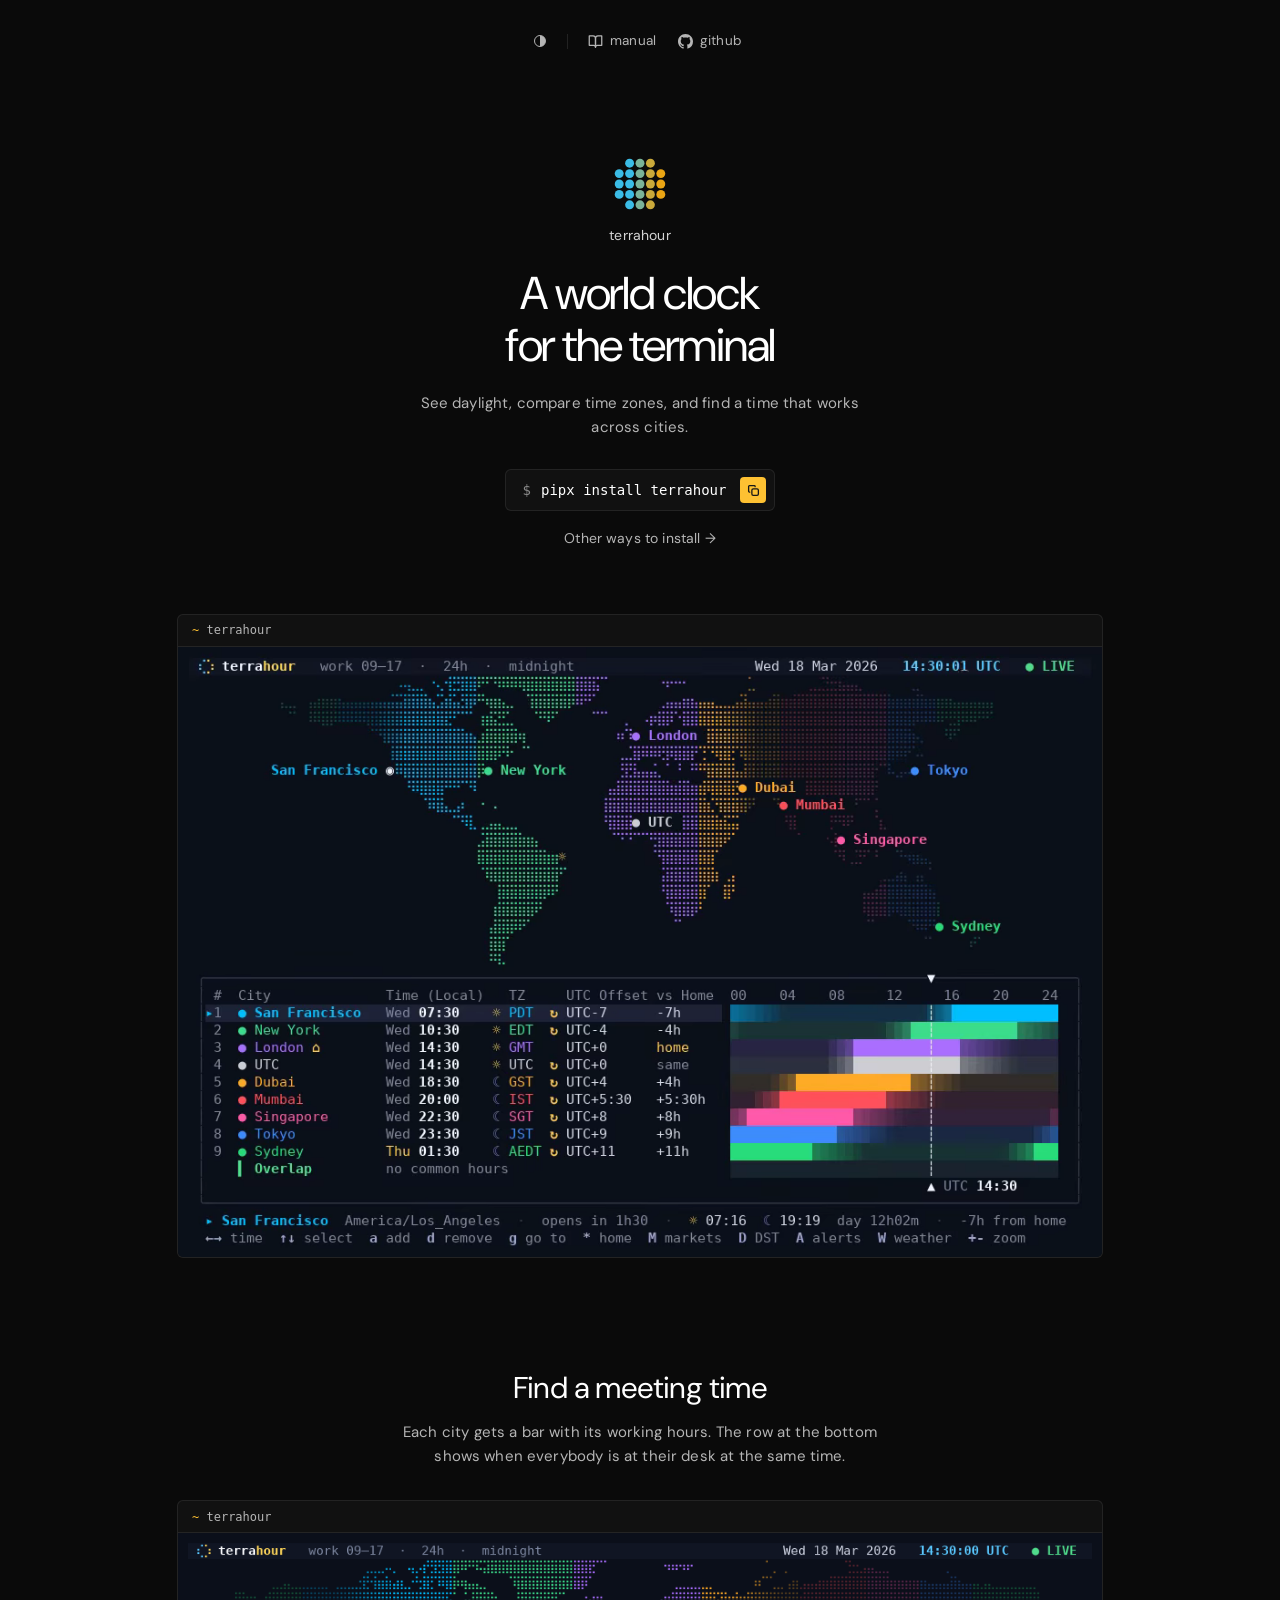
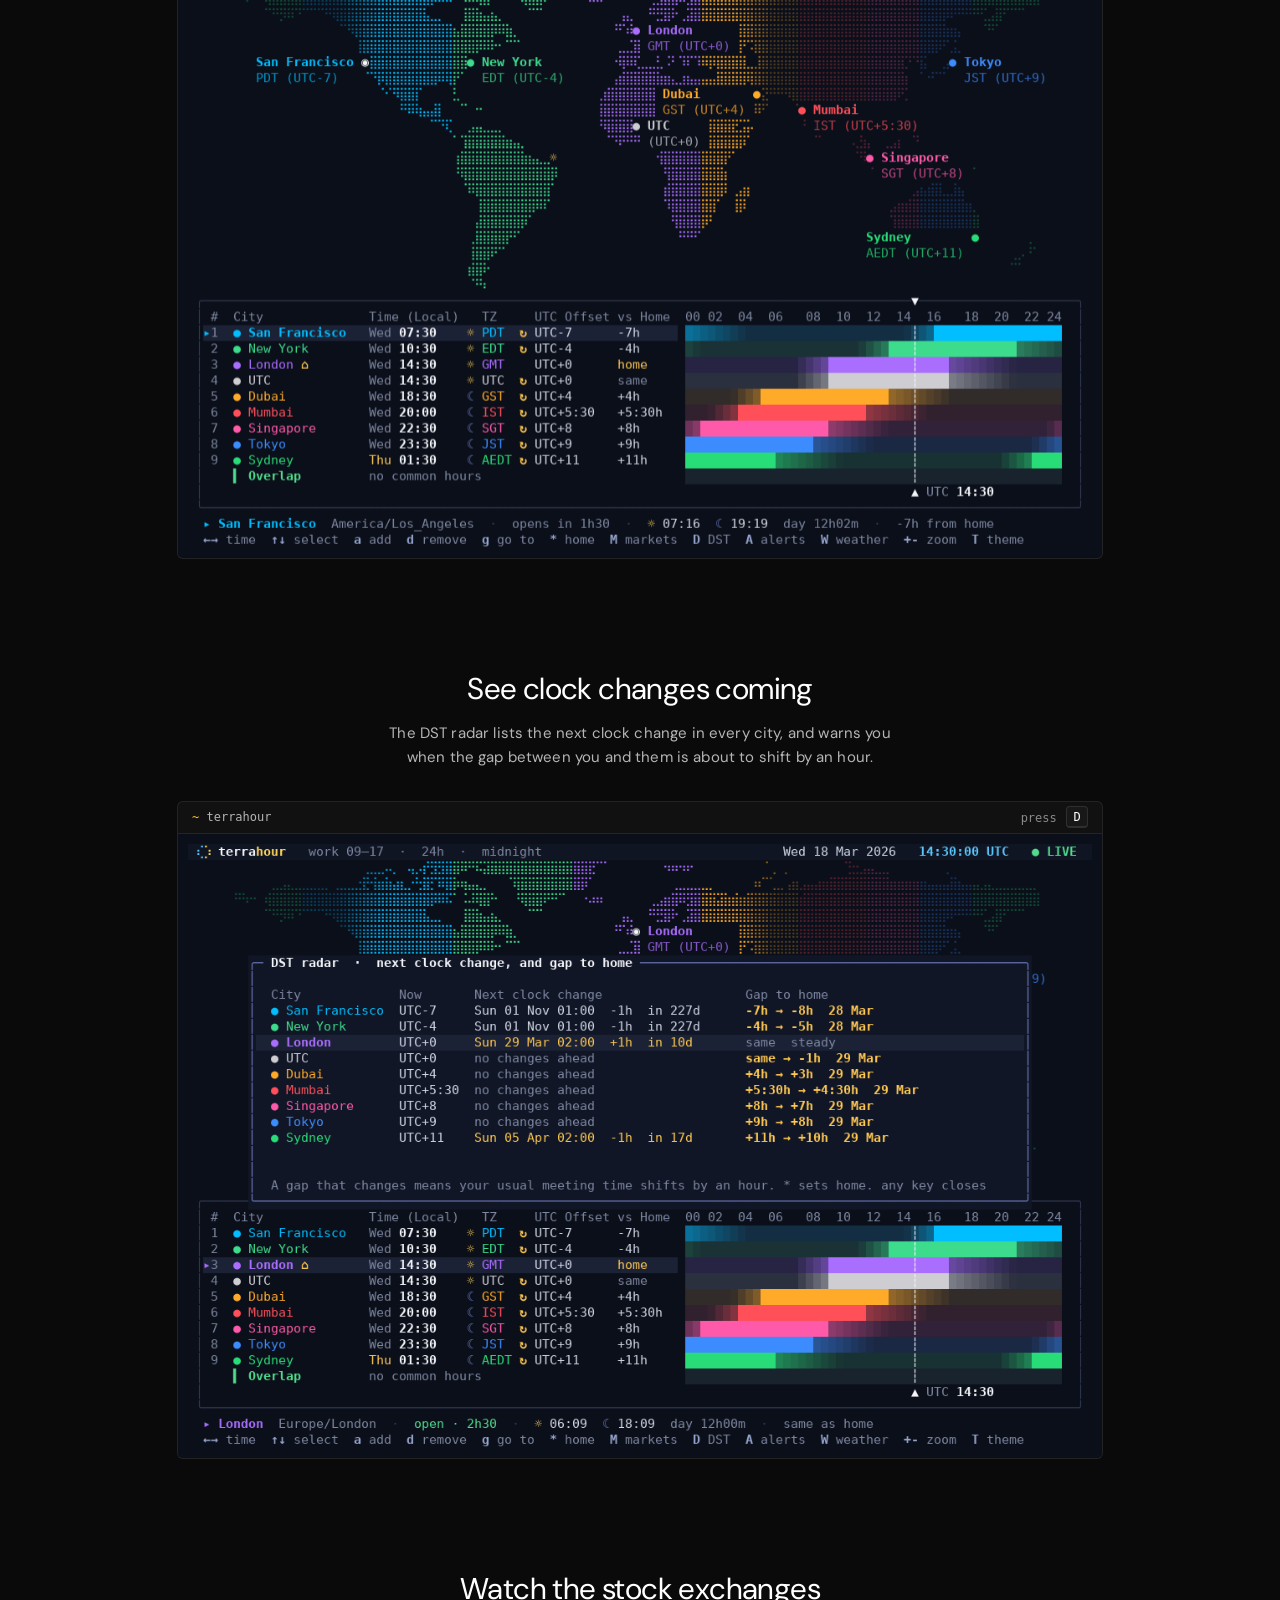
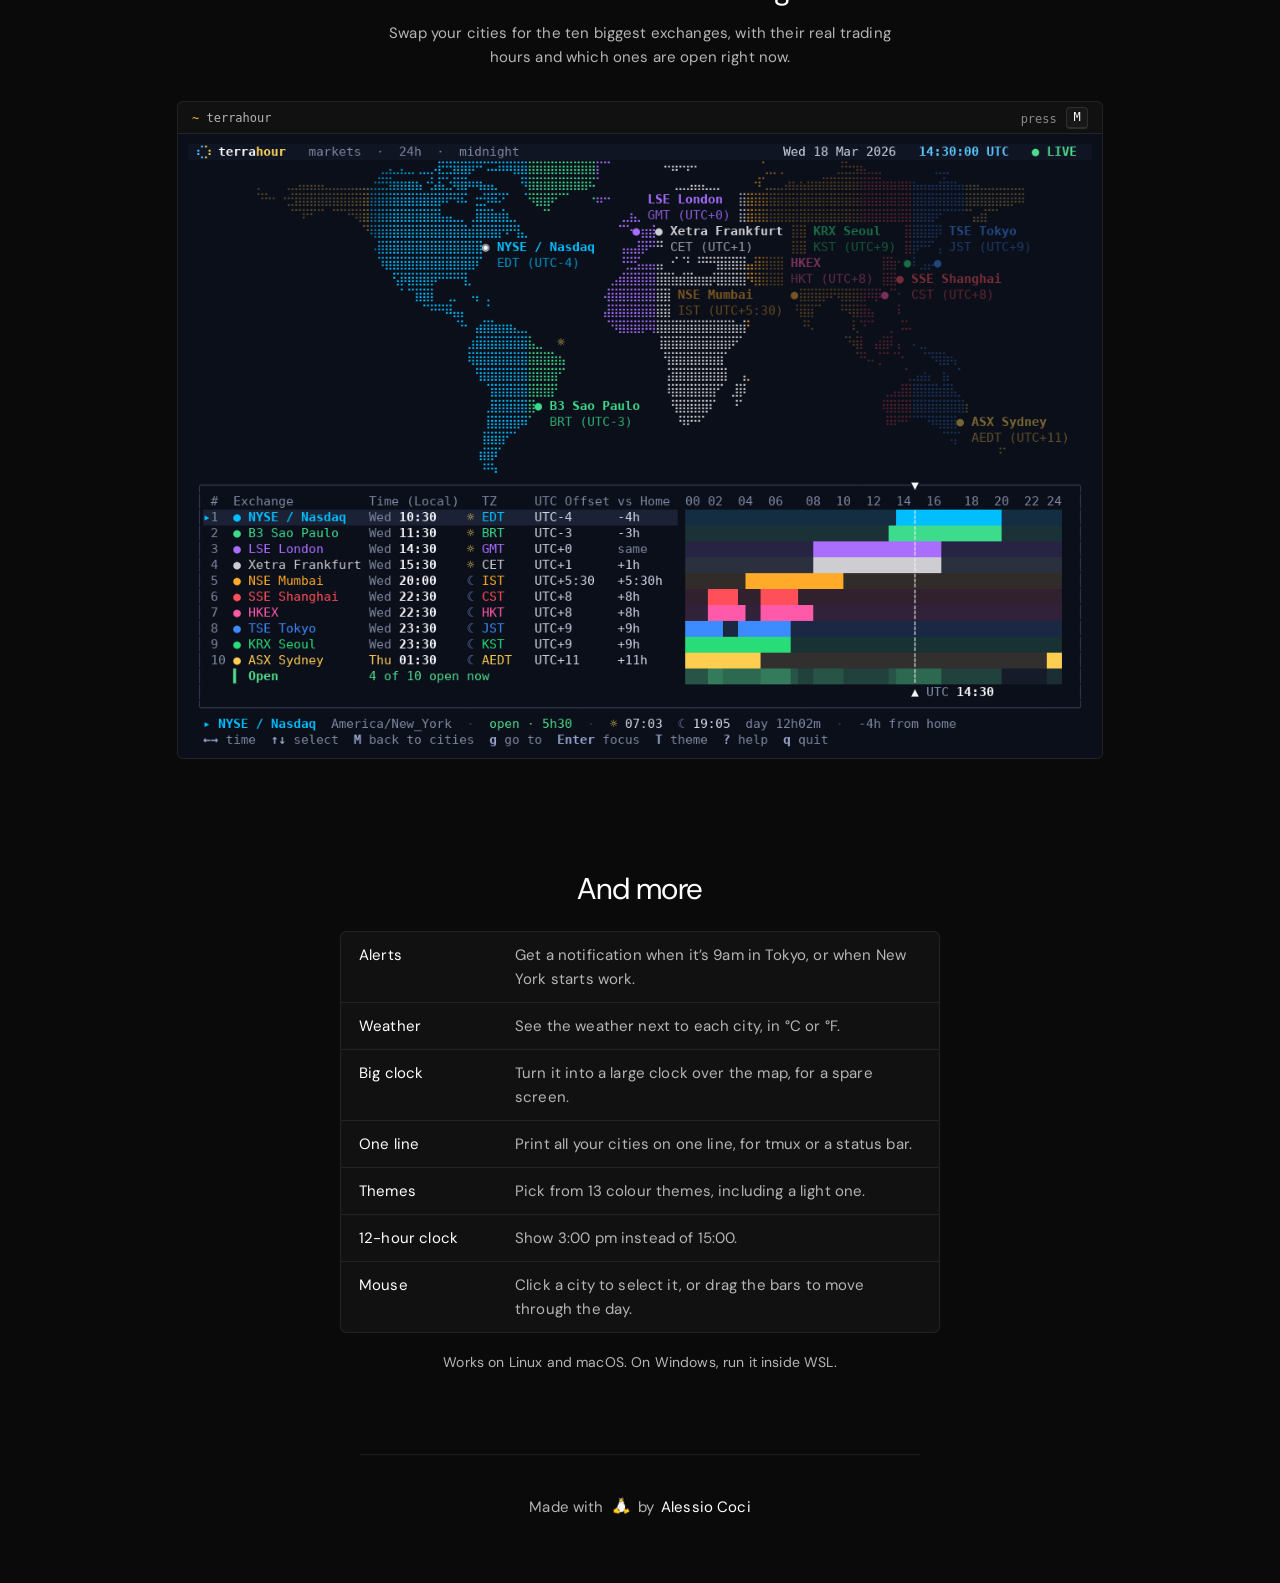
<file: site/index.html>
<!doctype html>
<html lang="en" data-theme="dark">
<head>
<meta charset="utf-8">
<meta name="viewport" content="width=device-width, initial-scale=1">
<title>terrahour: a world clock for the terminal</title>
<meta name="description" content="A world clock for the terminal: see daylight, compare time zones, and find a time that works across cities.">
<meta property="og:type" content="website">
<meta property="og:site_name" content="terrahour">
<meta property="og:title" content="terrahour: a world clock for the terminal">
<meta property="og:description" content="See daylight, compare time zones, and find a time that works across cities.">
<meta property="og:url" content="https://acoci86.github.io/terrahour/">
<meta property="og:image" content="https://acoci86.github.io/terrahour/img/main.png">
<meta property="og:image:width" content="1104">
<meta property="og:image:height" content="746">
<meta property="og:image:alt" content="terrahour in a terminal: a world map with day and night, and a table of cities with their working hours">
<meta name="twitter:card" content="summary_large_image">
<link rel="icon" type="image/svg+xml" href="favicon.svg">
<link rel="icon" type="image/png" sizes="256x256" href="favicon.png">
<link rel="apple-touch-icon" href="favicon.png">
<!-- Before anything is drawn, so a visitor who chose the light page never sees a dark flash. -->
<script>try { var t = localStorage.getItem("theme"); if (t === "light" || t === "dark") document.documentElement.setAttribute("data-theme", t); } catch (e) {}</script>
<link rel="preconnect" href="https://fonts.googleapis.com">
<link rel="preconnect" href="https://fonts.gstatic.com" crossorigin>
<link href="https://fonts.googleapis.com/css2?family=DM+Sans:wght@300..600&display=swap" rel="stylesheet">
<link rel="stylesheet" href="style.css">
</head>
<body>
<div class="top">
  <div class="pill">
    <button class="pill-btn" id="theme" type="button" aria-label="Switch between light and dark mode" title="Light / dark"><span class="theme-dot" aria-hidden="true"></span></button>
    <span class="pill-sep" aria-hidden="true"></span>
    <a class="pill-link" href="manual.html"><svg class="pill-icon" viewBox="0 0 24 24" fill="none" stroke="currentColor" stroke-width="2" stroke-linecap="round" stroke-linejoin="round" aria-hidden="true"><path d="M2 3h6a4 4 0 0 1 4 4v14a3 3 0 0 0-3-3H2z"/><path d="M22 3h-6a4 4 0 0 0-4 4v14a3 3 0 0 1 3-3h7z"/></svg>manual</a>
    <a class="pill-link" href="https://github.com/ACoci86/terrahour"><svg class="pill-icon" viewBox="0 0 16 16" fill="currentColor" aria-hidden="true"><path d="M8 0C3.58 0 0 3.58 0 8c0 3.54 2.29 6.53 5.47 7.59.4.07.55-.17.55-.38 0-.19-.01-.82-.01-1.49-2.01.37-2.53-.49-2.69-.94-.09-.23-.48-.94-.82-1.13-.28-.15-.68-.52-.01-.53.63-.01 1.08.58 1.23.82.72 1.21 1.87.87 2.33.66.07-.52.28-.87.51-1.07-1.78-.2-3.64-.89-3.64-3.95 0-.87.31-1.59.82-2.15-.08-.2-.36-1.02.08-2.12 0 0 .67-.21 2.2.82.64-.18 1.32-.27 2-.27s1.36.09 2 .27c1.53-1.04 2.2-.82 2.2-.82.44 1.1.16 1.92.08 2.12.51.56.82 1.27.82 2.15 0 3.07-1.87 3.75-3.65 3.95.29.25.54.73.54 1.48 0 1.07-.01 1.93-.01 2.2 0 .21.15.46.55.38A8.01 8.01 0 0 0 16 8c0-4.42-3.58-8-8-8z"/></svg>github</a>
    <span class="gh-stats"><a class="gh-stat" href="https://github.com/ACoci86/terrahour/stargazers" data-gh="stargazers_count" title="Stars on GitHub" hidden><svg class="gh-icon gh-star" viewBox="0 0 24 24" aria-hidden="true"><path d="M11.52 2.3a.53.53 0 0 1 .96 0l2.31 4.68a2.12 2.12 0 0 0 1.6 1.16l5.16.76a.53.53 0 0 1 .3.9l-3.74 3.64a2.12 2.12 0 0 0-.61 1.88l.88 5.14a.53.53 0 0 1-.78.56l-4.62-2.43a2.12 2.12 0 0 0-1.97 0L6.4 21.01a.53.53 0 0 1-.77-.56l.88-5.14a2.12 2.12 0 0 0-.61-1.88L2.16 9.8a.53.53 0 0 1 .3-.9l5.16-.76a2.12 2.12 0 0 0 1.6-1.16z"/></svg><span></span></a><a class="gh-stat" href="https://github.com/ACoci86/terrahour/forks" data-gh="forks_count" title="Forks on GitHub" hidden><svg class="gh-icon gh-fork" viewBox="0 0 24 24" aria-hidden="true"><circle cx="12" cy="18" r="3"/><circle cx="6" cy="6" r="3"/><circle cx="18" cy="6" r="3"/><path d="M18 9v2c0 .6-.4 1-1 1H7c-.6 0-1-.4-1-1V9"/><path d="M12 12v3"/></svg><span></span></a></span>
  </div>
</div>

<main>
  <span class="hero-icon"><img src="favicon.svg" alt="" width="46" height="46"></span>
  <p class="hero-name">terrahour</p>
  <h1 class="headline">A world clock<br>for the terminal</h1>
  <p class="hero-intro">See daylight, compare time zones, and find a time that works across cities.</p>

  <div class="install" id="install">
    <span class="prompt" aria-hidden="true">$</span>
    <code id="cmd">pipx install terrahour</code>
    <button class="chip" id="copy" type="button" aria-label="Copy the install command" title="Copy">
      <svg class="i-copy" viewBox="0 0 24 24" aria-hidden="true"><rect x="9" y="9" width="12" height="12" rx="2.5"/><path d="M5 15h-.5A1.5 1.5 0 0 1 3 13.5v-9A1.5 1.5 0 0 1 4.5 3h9A1.5 1.5 0 0 1 15 4.5V5"/></svg>
      <svg class="i-done" viewBox="0 0 24 24" aria-hidden="true"><path d="M5 12.5l4.5 4.5L19 7.5"/></svg>
    </button>
    <span class="visually-hidden" id="copied" aria-live="polite"></span>
  </div>
  <a class="more" href="manual.html#install">Other ways to install <span aria-hidden="true">→</span></a>
</main>

<figure class="shot">
  <div class="window">
    <div class="window-bar" aria-hidden="true"><span class="window-title"><span class="window-path">~</span> terrahour</span></div>
    <video id="demo" autoplay muted loop playsinline preload="auto" width="1014" height="670" poster="img/demo-poster.png"
           aria-label="terrahour in use: moving through the day, the stock exchanges, the DST radar, adding Naples, the themes, the help and the ambient clock">
      <source src="img/demo.webm" type="video/webm">
      <source src="img/demo.mp4" type="video/mp4">
    </video>
  </div>
</figure>

<section class="feature" id="meetings">
  <h2>Find a meeting time</h2>
  <p>Each city gets a bar with its working hours. The row at the bottom shows when everybody is at their desk at the same time.</p>
  <div class="window">
    <div class="window-bar" aria-hidden="true"><span class="window-title"><span class="window-path">~</span> terrahour</span></div>
    <img src="img/main.png" width="1104" height="746" loading="lazy" alt="terrahour: nine cities on the map, and a table showing each one’s working hours across the day">
  </div>
</section>

<section class="feature" id="dst">
  <h2>See clock changes coming</h2>
  <p>The DST radar lists the next clock change in every city, and warns you when the gap between you and them is about to shift by an hour.</p>
  <div class="window">
    <div class="window-bar" aria-hidden="true"><span class="window-title"><span class="window-path">~</span> terrahour</span><span class="window-key">press <kbd>D</kbd></span></div>
    <img src="img/radar.png" width="1104" height="746" loading="lazy" alt="The DST radar: each city’s next clock change and how the gap to home shifts">
  </div>
</section>

<section class="feature" id="markets">
  <h2>Watch the stock exchanges</h2>
  <p>Swap your cities for the ten biggest exchanges, with their real trading hours and which ones are open right now.</p>
  <div class="window">
    <div class="window-bar" aria-hidden="true"><span class="window-title"><span class="window-path">~</span> terrahour</span><span class="window-key">press <kbd>M</kbd></span></div>
    <img src="img/markets.png" width="1104" height="746" loading="lazy" alt="terrahour in markets mode: ten stock exchanges on the map, with their opening hours">
  </div>
</section>

<section class="also">
  <h2>And more</h2>
  <dl>
    <div><dt>Alerts</dt><dd>Get a notification when it’s 9am in Tokyo, or when New York starts work.</dd></div>
    <div><dt>Weather</dt><dd>See the weather next to each city, in °C or °F.</dd></div>
    <div><dt>Big clock</dt><dd>Turn it into a large clock over the map, for a spare screen.</dd></div>
    <div><dt>One line</dt><dd>Print all your cities on one line, for tmux or a status bar.</dd></div>
    <div><dt>Themes</dt><dd>Pick from 13 colour themes, including a light one.</dd></div>
    <div><dt>12-hour clock</dt><dd>Show 3:00 pm instead of 15:00.</dd></div>
    <div><dt>Mouse</dt><dd>Click a city to select it, or drag the bars to move through the day.</dd></div>
  </dl>
  <p>Works on Linux and macOS. On Windows, run it inside WSL.</p>
</section>

<footer class="footer">
  <div class="footer-rule" aria-hidden="true"></div>
  <p class="made">Made with <!-- Tux by Larry Ewing, made with The GIMP; drawing from Devicon (MIT). --><img class="tux" src="tux.png" width="28" height="28" alt="Linux" title="Linux"> by <a href="https://acoci.dev/">Alessio Coci</a></p>
</footer>

<script src="script.js"></script>
</body>
</html>
</file>
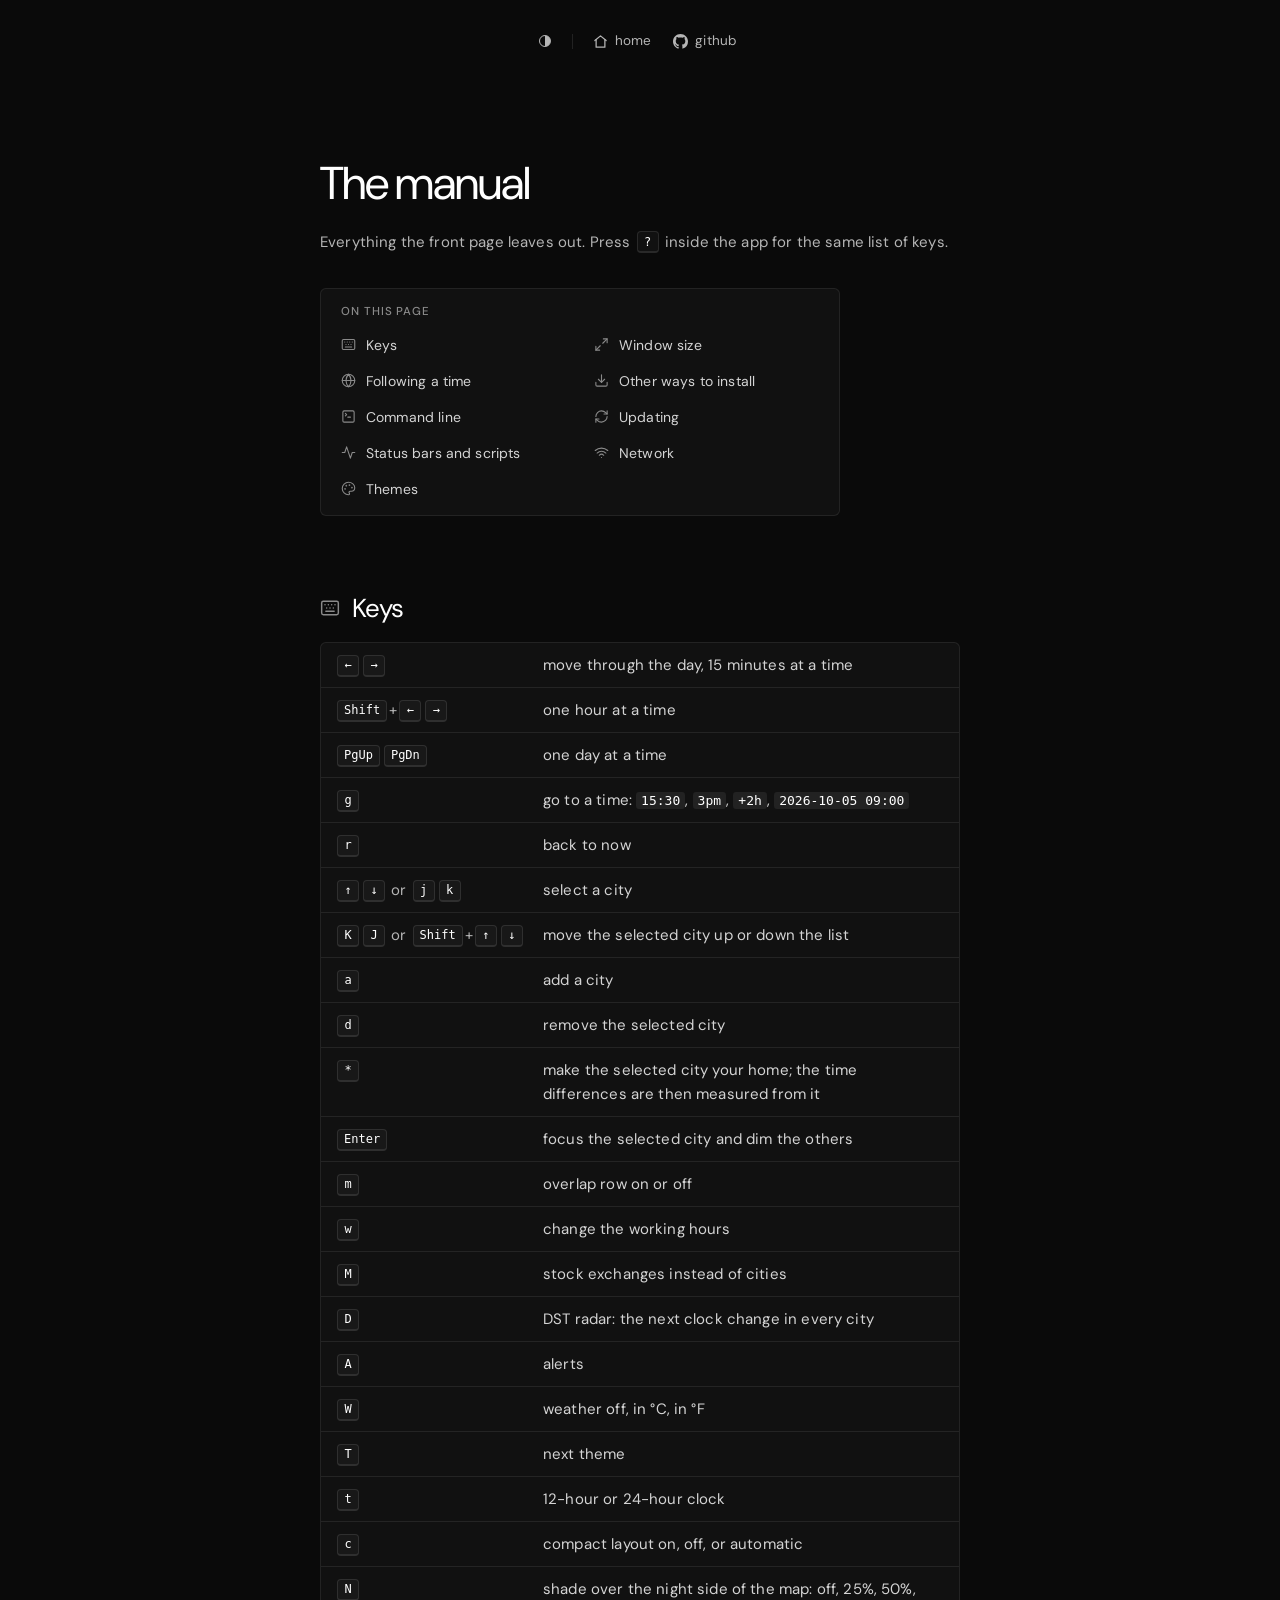
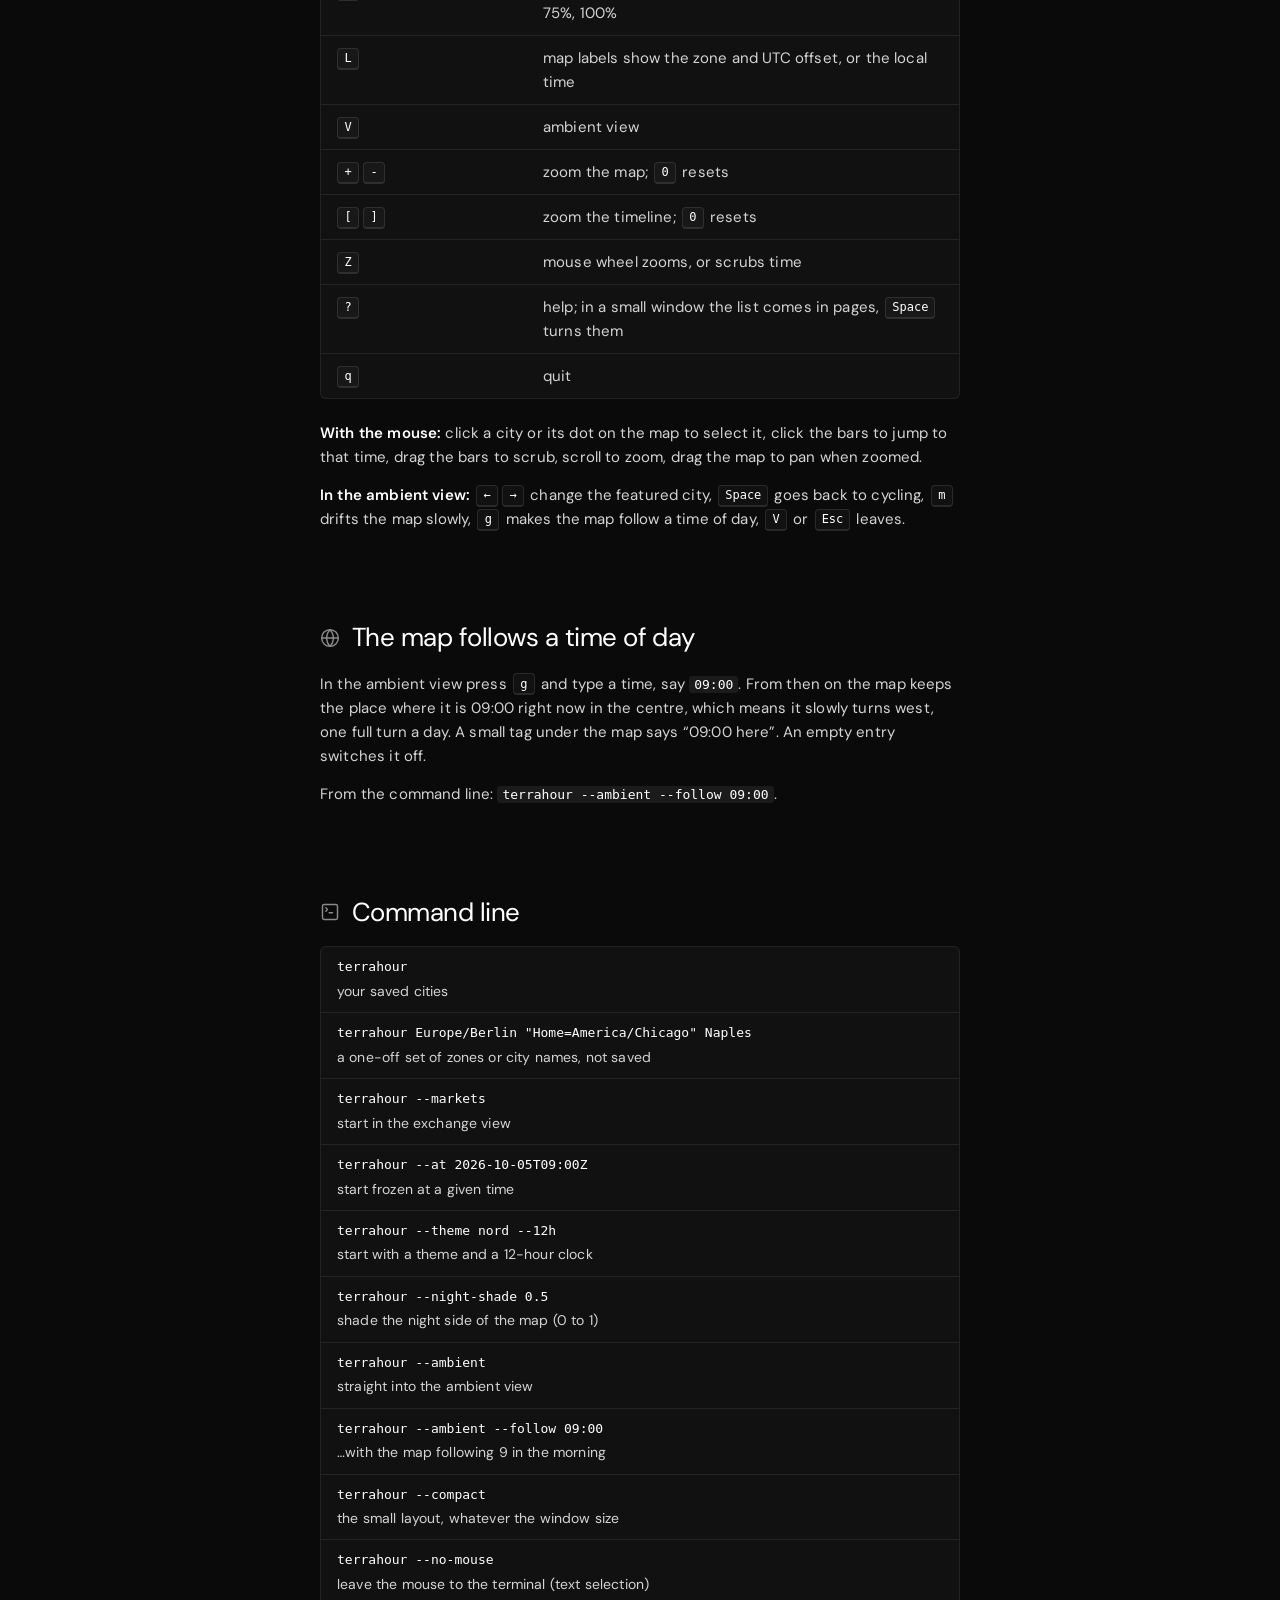
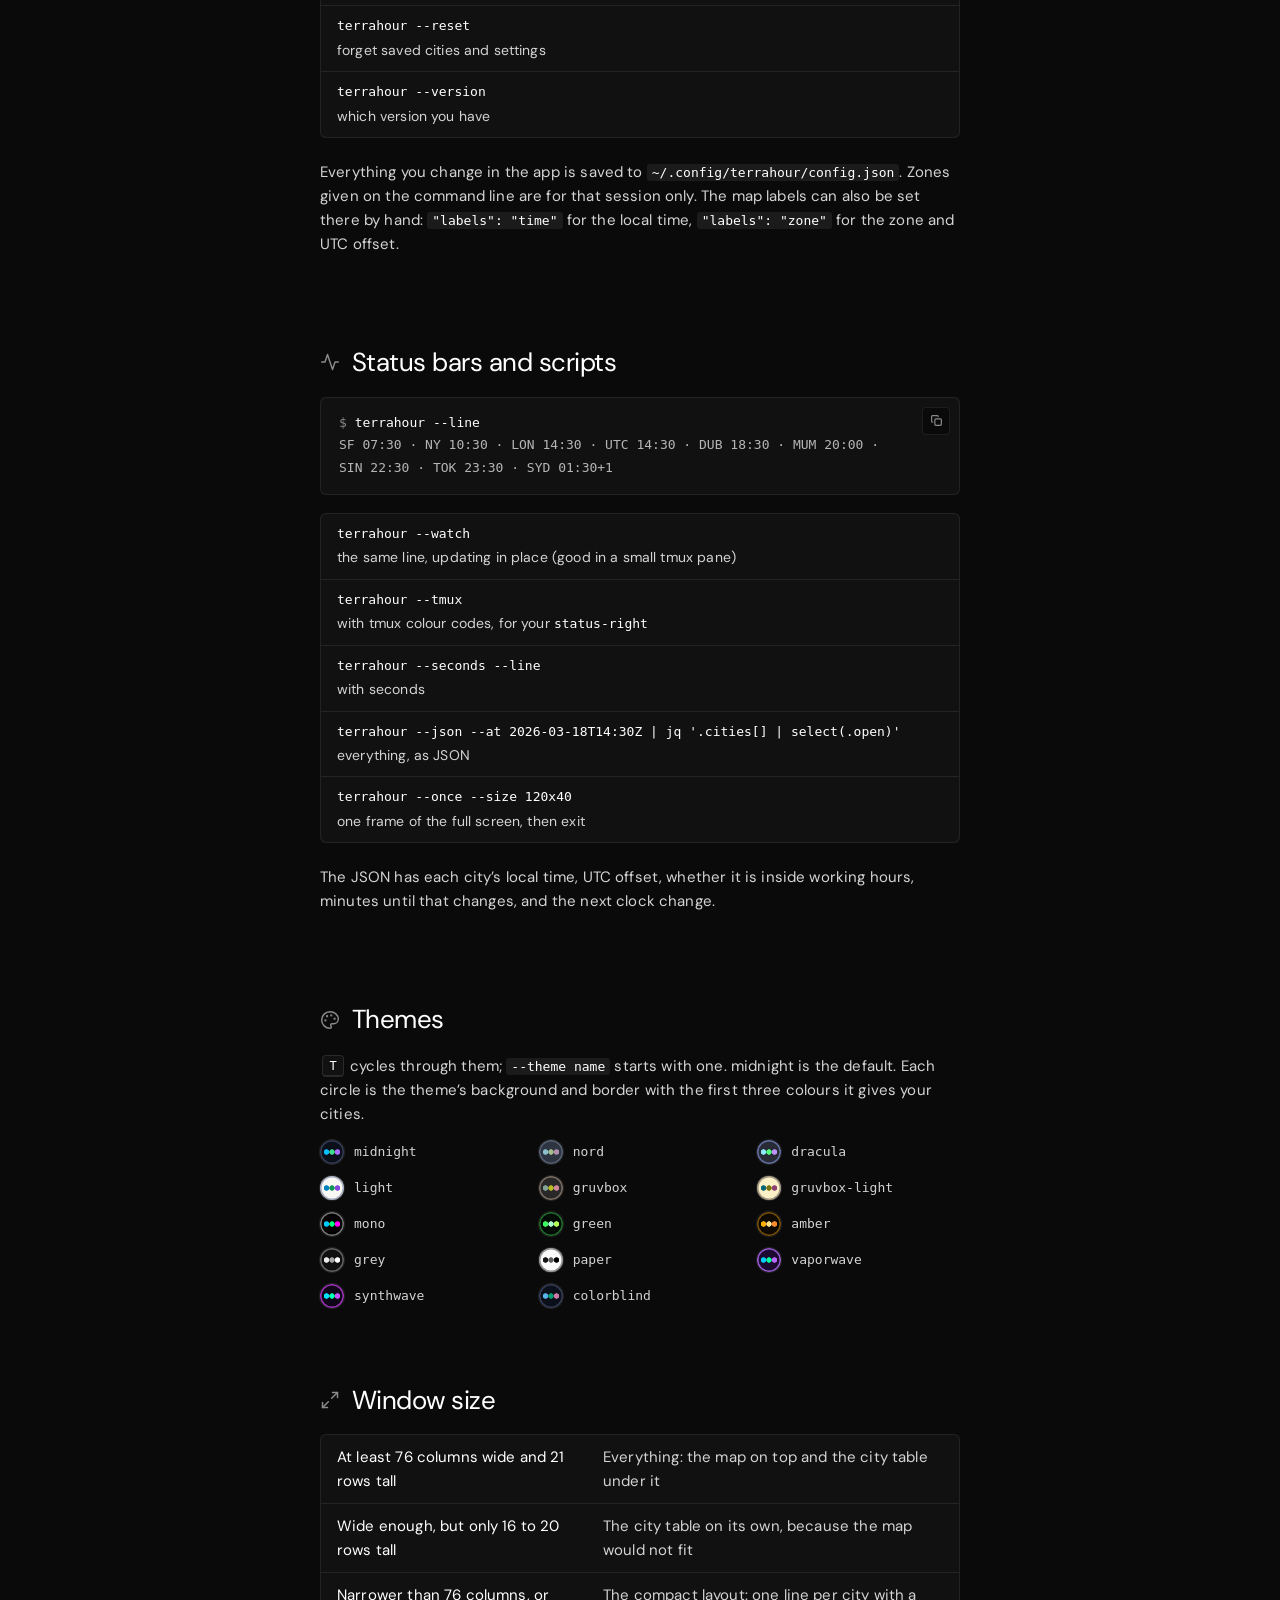
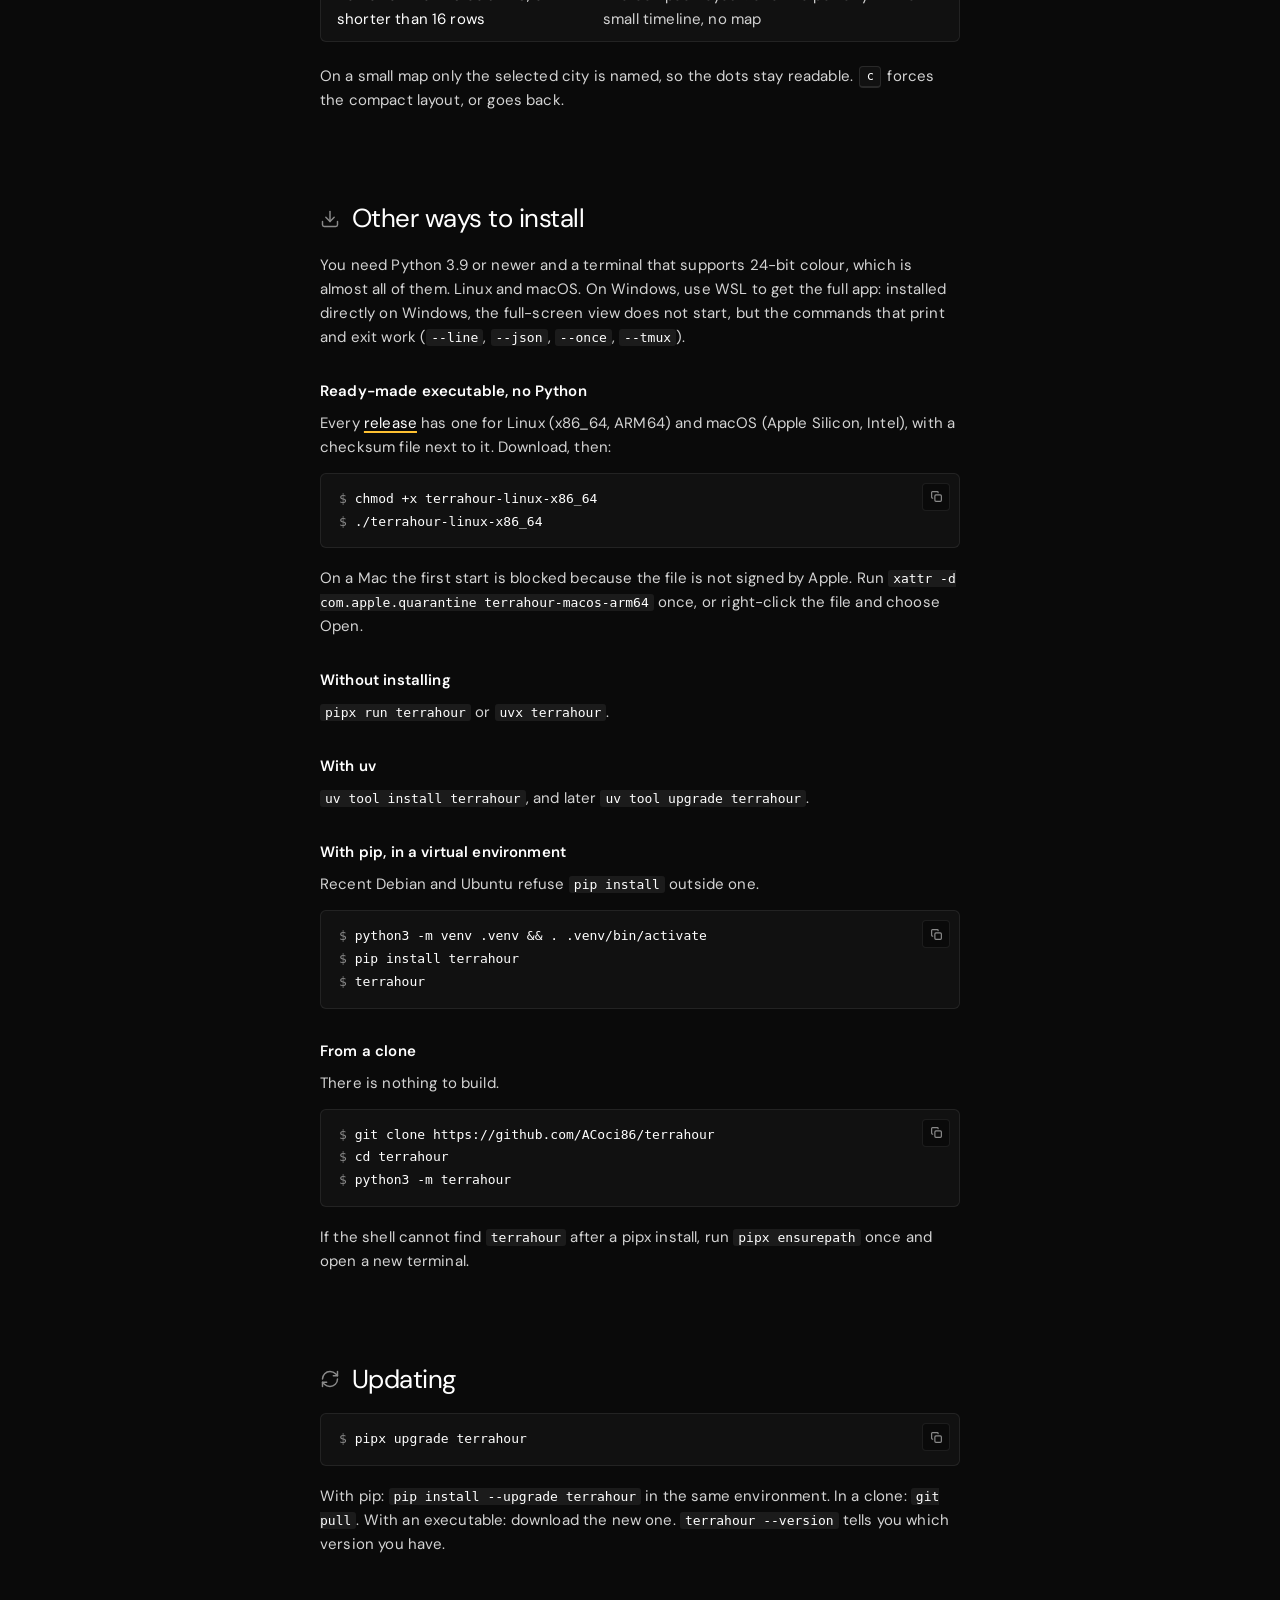
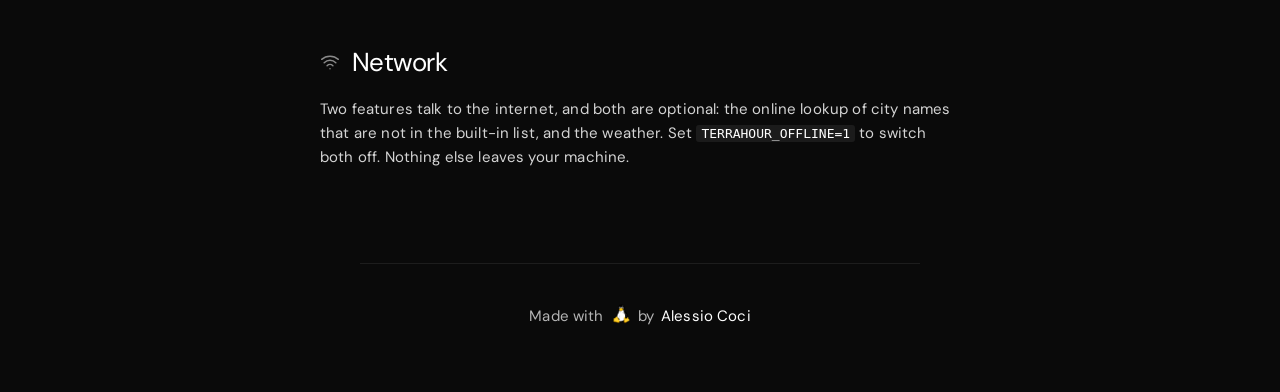
<file: site/manual.html>
<!doctype html>
<html lang="en" data-theme="dark">
<head>
<meta charset="utf-8">
<meta name="viewport" content="width=device-width, initial-scale=1">
<title>terrahour manual</title>
<meta name="description" content="Every key, every command-line option, status bars and scripts, themes, window sizes, other ways to install, and how to update terrahour.">
<meta property="og:type" content="website">
<meta property="og:site_name" content="terrahour">
<meta property="og:title" content="terrahour manual">
<meta property="og:description" content="Every key, every command-line option, status bars and scripts, themes, window sizes, other ways to install, and how to update terrahour.">
<meta property="og:url" content="https://acoci86.github.io/terrahour/manual.html">
<meta property="og:image" content="https://acoci86.github.io/terrahour/img/main.png">
<meta property="og:image:width" content="1104">
<meta property="og:image:height" content="746">
<meta property="og:image:alt" content="terrahour in a terminal: a world map with day and night, and a table of cities with their working hours">
<meta name="twitter:card" content="summary_large_image">
<link rel="icon" type="image/svg+xml" href="favicon.svg">
<link rel="icon" type="image/png" sizes="256x256" href="favicon.png">
<link rel="apple-touch-icon" href="favicon.png">
<!-- Before anything is drawn, so a visitor who chose the light page never sees a dark flash. -->
<script>try { var t = localStorage.getItem("theme"); if (t === "light" || t === "dark") document.documentElement.setAttribute("data-theme", t); } catch (e) {}</script>
<link rel="preconnect" href="https://fonts.googleapis.com">
<link rel="preconnect" href="https://fonts.gstatic.com" crossorigin>
<link href="https://fonts.googleapis.com/css2?family=DM+Sans:wght@300..600&display=swap" rel="stylesheet">
<link rel="stylesheet" href="style.css">
</head>
<body>
<!-- Line icons in the style of acoci.dev (Lucide shapes, ISC licence). -->
<svg class="sprite" aria-hidden="true"><defs>
  <symbol id="i-keys" viewBox="0 0 24 24"><rect width="20" height="16" x="2" y="4" rx="2"/><path d="M6 8h.01"/><path d="M10 8h.01"/><path d="M14 8h.01"/><path d="M18 8h.01"/><path d="M8 12h.01"/><path d="M12 12h.01"/><path d="M16 12h.01"/><path d="M7 16h10"/></symbol>
  <symbol id="i-follow" viewBox="0 0 24 24"><circle cx="12" cy="12" r="10"/><path d="M12 2a14.5 14.5 0 0 0 0 20 14.5 14.5 0 0 0 0-20"/><path d="M2 12h20"/></symbol>
  <symbol id="i-command-line" viewBox="0 0 24 24"><rect width="18" height="18" x="3" y="3" rx="2"/><path d="m7 11 2-2-2-2"/><path d="M11 13h4"/></symbol>
  <symbol id="i-scripts" viewBox="0 0 24 24"><path d="M22 12h-4l-3 9L9 3l-3 9H2"/></symbol>
  <symbol id="i-themes" viewBox="0 0 24 24"><path d="M12 2C6.5 2 2 6.5 2 12s4.5 10 10 10c.93 0 1.65-.75 1.65-1.69 0-.44-.18-.84-.44-1.12-.29-.29-.44-.65-.44-1.13a1.64 1.64 0 0 1 1.67-1.67h2c3.05 0 5.55-2.5 5.55-5.55C21.97 6.01 17.46 2 12 2z"/><circle cx="13.5" cy="6.5" r=".5" fill="currentColor"/><circle cx="17.5" cy="10.5" r=".5" fill="currentColor"/><circle cx="8.5" cy="7.5" r=".5" fill="currentColor"/><circle cx="6.5" cy="12.5" r=".5" fill="currentColor"/></symbol>
  <symbol id="i-window" viewBox="0 0 24 24"><path d="M15 3h6v6"/><path d="M9 21H3v-6"/><path d="M21 3l-7 7"/><path d="M3 21l7-7"/></symbol>
  <symbol id="i-install" viewBox="0 0 24 24"><path d="M21 15v4a2 2 0 0 1-2 2H5a2 2 0 0 1-2-2v-4"/><path d="m7 10 5 5 5-5"/><path d="M12 15V3"/></symbol>
  <symbol id="i-updating" viewBox="0 0 24 24"><path d="M3 12a9 9 0 0 1 9-9 9.75 9.75 0 0 1 6.74 2.74L21 8"/><path d="M21 3v5h-5"/><path d="M21 12a9 9 0 0 1-9 9 9.75 9.75 0 0 1-6.74-2.74L3 16"/><path d="M8 16H3v5"/></symbol>
  <symbol id="i-network" viewBox="0 0 24 24"><path d="M12 20h.01"/><path d="M2 8.82a15 15 0 0 1 20 0"/><path d="M5 12.86a10 10 0 0 1 14 0"/><path d="M8.5 16.43a5 5 0 0 1 7 0"/></symbol>
</defs></svg>
<div class="top">
  <div class="pill">
    <button class="pill-btn" id="theme" type="button" aria-label="Switch between light and dark mode" title="Light / dark"><span class="theme-dot" aria-hidden="true"></span></button>
    <span class="pill-sep" aria-hidden="true"></span>
    <a class="pill-link" href="./"><svg class="pill-icon" viewBox="0 0 24 24" fill="none" stroke="currentColor" stroke-width="2" stroke-linecap="round" stroke-linejoin="round" aria-hidden="true"><path d="M3 10.5 12 3l9 7.5"/><path d="M5 9v12h14V9"/></svg>home</a>
    <a class="pill-link" href="https://github.com/ACoci86/terrahour"><svg class="pill-icon" viewBox="0 0 16 16" fill="currentColor" aria-hidden="true"><path d="M8 0C3.58 0 0 3.58 0 8c0 3.54 2.29 6.53 5.47 7.59.4.07.55-.17.55-.38 0-.19-.01-.82-.01-1.49-2.01.37-2.53-.49-2.69-.94-.09-.23-.48-.94-.82-1.13-.28-.15-.68-.52-.01-.53.63-.01 1.08.58 1.23.82.72 1.21 1.87.87 2.33.66.07-.52.28-.87.51-1.07-1.78-.2-3.64-.89-3.64-3.95 0-.87.31-1.59.82-2.15-.08-.2-.36-1.02.08-2.12 0 0 .67-.21 2.2.82.64-.18 1.32-.27 2-.27s1.36.09 2 .27c1.53-1.04 2.2-.82 2.2-.82.44 1.1.16 1.92.08 2.12.51.56.82 1.27.82 2.15 0 3.07-1.87 3.75-3.65 3.95.29.25.54.73.54 1.48 0 1.07-.01 1.93-.01 2.2 0 .21.15.46.55.38A8.01 8.01 0 0 0 16 8c0-4.42-3.58-8-8-8z"/></svg>github</a>
    <span class="gh-stats"><a class="gh-stat" href="https://github.com/ACoci86/terrahour/stargazers" data-gh="stargazers_count" title="Stars on GitHub" hidden><svg class="gh-icon gh-star" viewBox="0 0 24 24" aria-hidden="true"><path d="M11.52 2.3a.53.53 0 0 1 .96 0l2.31 4.68a2.12 2.12 0 0 0 1.6 1.16l5.16.76a.53.53 0 0 1 .3.9l-3.74 3.64a2.12 2.12 0 0 0-.61 1.88l.88 5.14a.53.53 0 0 1-.78.56l-4.62-2.43a2.12 2.12 0 0 0-1.97 0L6.4 21.01a.53.53 0 0 1-.77-.56l.88-5.14a2.12 2.12 0 0 0-.61-1.88L2.16 9.8a.53.53 0 0 1 .3-.9l5.16-.76a2.12 2.12 0 0 0 1.6-1.16z"/></svg><span></span></a><a class="gh-stat" href="https://github.com/ACoci86/terrahour/forks" data-gh="forks_count" title="Forks on GitHub" hidden><svg class="gh-icon gh-fork" viewBox="0 0 24 24" aria-hidden="true"><circle cx="12" cy="18" r="3"/><circle cx="6" cy="6" r="3"/><circle cx="18" cy="6" r="3"/><path d="M18 9v2c0 .6-.4 1-1 1H7c-.6 0-1-.4-1-1V9"/><path d="M12 12v3"/></svg><span></span></a></span>
  </div>
</div>

<main class="manual-head">
  <h1 class="headline">The manual</h1>
  <p class="hero-intro">Everything the front page leaves out. Press <kbd>?</kbd> inside the app for the same list of keys.</p>
  <nav class="toc" aria-labelledby="toc-title">
    <p class="toc-title" id="toc-title">On this page</p>
    <ol>
      <li><a href="#keys"><svg class="glyph"><use href="#i-keys"/></svg>Keys<svg class="toc-arrow" viewBox="0 0 24 24" aria-hidden="true"><path d="M12 5v14M6 13l6 6 6-6"/></svg></a></li>
      <li><a href="#follow"><svg class="glyph"><use href="#i-follow"/></svg>Following a time<svg class="toc-arrow" viewBox="0 0 24 24" aria-hidden="true"><path d="M12 5v14M6 13l6 6 6-6"/></svg></a></li>
      <li><a href="#command-line"><svg class="glyph"><use href="#i-command-line"/></svg>Command line<svg class="toc-arrow" viewBox="0 0 24 24" aria-hidden="true"><path d="M12 5v14M6 13l6 6 6-6"/></svg></a></li>
      <li><a href="#scripts"><svg class="glyph"><use href="#i-scripts"/></svg>Status bars and scripts<svg class="toc-arrow" viewBox="0 0 24 24" aria-hidden="true"><path d="M12 5v14M6 13l6 6 6-6"/></svg></a></li>
      <li><a href="#themes"><svg class="glyph"><use href="#i-themes"/></svg>Themes<svg class="toc-arrow" viewBox="0 0 24 24" aria-hidden="true"><path d="M12 5v14M6 13l6 6 6-6"/></svg></a></li>
      <li><a href="#window"><svg class="glyph"><use href="#i-window"/></svg>Window size<svg class="toc-arrow" viewBox="0 0 24 24" aria-hidden="true"><path d="M12 5v14M6 13l6 6 6-6"/></svg></a></li>
      <li><a href="#install"><svg class="glyph"><use href="#i-install"/></svg>Other ways to install<svg class="toc-arrow" viewBox="0 0 24 24" aria-hidden="true"><path d="M12 5v14M6 13l6 6 6-6"/></svg></a></li>
      <li><a href="#updating"><svg class="glyph"><use href="#i-updating"/></svg>Updating<svg class="toc-arrow" viewBox="0 0 24 24" aria-hidden="true"><path d="M12 5v14M6 13l6 6 6-6"/></svg></a></li>
      <li><a href="#network"><svg class="glyph"><use href="#i-network"/></svg>Network<svg class="toc-arrow" viewBox="0 0 24 24" aria-hidden="true"><path d="M12 5v14M6 13l6 6 6-6"/></svg></a></li>
    </ol>
  </nav>
</main>

<article class="manual">

  <section id="keys">
    <h2><a class="mark" href="#keys" aria-hidden="true" tabindex="-1"><svg class="glyph"><use href="#i-keys"/></svg></a>Keys</h2>
    <div class="rows">
      <div><span class="k"><kbd>←</kbd><kbd>→</kbd></span><span>move through the day, 15 minutes at a time</span></div>
      <div><span class="k"><kbd>Shift</kbd>+<kbd>←</kbd><kbd>→</kbd></span><span>one hour at a time</span></div>
      <div><span class="k"><kbd>PgUp</kbd><kbd>PgDn</kbd></span><span>one day at a time</span></div>
      <div><span class="k"><kbd>g</kbd></span><span>go to a time: <code>15:30</code>, <code>3pm</code>, <code>+2h</code>, <code>2026-10-05 09:00</code></span></div>
      <div><span class="k"><kbd>r</kbd></span><span>back to now</span></div>
      <div><span class="k"><kbd>↑</kbd><kbd>↓</kbd> or <kbd>j</kbd><kbd>k</kbd></span><span>select a city</span></div>
      <div><span class="k"><kbd>K</kbd><kbd>J</kbd> or <kbd>Shift</kbd>+<kbd>↑</kbd><kbd>↓</kbd></span><span>move the selected city up or down the list</span></div>
      <div><span class="k"><kbd>a</kbd></span><span>add a city</span></div>
      <div><span class="k"><kbd>d</kbd></span><span>remove the selected city</span></div>
      <div><span class="k"><kbd>*</kbd></span><span>make the selected city your home; the time differences are then measured from it</span></div>
      <div><span class="k"><kbd>Enter</kbd></span><span>focus the selected city and dim the others</span></div>
      <div><span class="k"><kbd>m</kbd></span><span>overlap row on or off</span></div>
      <div><span class="k"><kbd>w</kbd></span><span>change the working hours</span></div>
      <div><span class="k"><kbd>M</kbd></span><span>stock exchanges instead of cities</span></div>
      <div><span class="k"><kbd>D</kbd></span><span>DST radar: the next clock change in every city</span></div>
      <div><span class="k"><kbd>A</kbd></span><span>alerts</span></div>
      <div><span class="k"><kbd>W</kbd></span><span>weather off, in °C, in °F</span></div>
      <div><span class="k"><kbd>T</kbd></span><span>next theme</span></div>
      <div><span class="k"><kbd>t</kbd></span><span>12-hour or 24-hour clock</span></div>
      <div><span class="k"><kbd>c</kbd></span><span>compact layout on, off, or automatic</span></div>
      <div><span class="k"><kbd>N</kbd></span><span>shade over the night side of the map: off, 25%, 50%, 75%, 100%</span></div>
      <div><span class="k"><kbd>L</kbd></span><span>map labels show the zone and UTC offset, or the local time</span></div>
      <div><span class="k"><kbd>V</kbd></span><span>ambient view</span></div>
      <div><span class="k"><kbd>+</kbd><kbd>-</kbd></span><span>zoom the map; <kbd>0</kbd> resets</span></div>
      <div><span class="k"><kbd>[</kbd><kbd>]</kbd></span><span>zoom the timeline; <kbd>0</kbd> resets</span></div>
      <div><span class="k"><kbd>Z</kbd></span><span>mouse wheel zooms, or scrubs time</span></div>
      <div><span class="k"><kbd>?</kbd></span><span>help; in a small window the list comes in pages, <kbd>Space</kbd> turns them</span></div>
      <div><span class="k"><kbd>q</kbd></span><span>quit</span></div>
    </div>
    <p><strong>With the mouse:</strong> click a city or its dot on the map to select it, click the bars to jump to
      that time, drag the bars to scrub, scroll to zoom, drag the map to pan when zoomed.</p>
    <p><strong>In the ambient view:</strong> <kbd>←</kbd><kbd>→</kbd> change the featured city, <kbd>Space</kbd> goes back
      to cycling, <kbd>m</kbd> drifts the map slowly, <kbd>g</kbd> makes the map follow a time of day,
      <kbd>V</kbd> or <kbd>Esc</kbd> leaves.</p>
  </section>

  <section id="follow">
    <h2><a class="mark" href="#follow" aria-hidden="true" tabindex="-1"><svg class="glyph"><use href="#i-follow"/></svg></a>The map follows a time of day</h2>
    <p>In the ambient view press <kbd>g</kbd> and type a time, say <code>09:00</code>. From then on the map keeps the
      place where it is 09:00 right now in the centre, which means it slowly turns west, one full turn a day.
      A small tag under the map says “09:00 here”. An empty entry switches it off.</p>
    <p>From the command line: <code>terrahour --ambient --follow 09:00</code>.</p>
  </section>

  <section id="command-line">
    <h2><a class="mark" href="#command-line" aria-hidden="true" tabindex="-1"><svg class="glyph"><use href="#i-command-line"/></svg></a>Command line</h2>
    <div class="rows opts">
      <div><code>terrahour</code><span>your saved cities</span></div>
      <div><code>terrahour Europe/Berlin "Home=America/Chicago" Naples</code><span>a one-off set of zones or city names, not saved</span></div>
      <div><code>terrahour --markets</code><span>start in the exchange view</span></div>
      <div><code>terrahour --at 2026-10-05T09:00Z</code><span>start frozen at a given time</span></div>
      <div><code>terrahour --theme nord --12h</code><span>start with a theme and a 12-hour clock</span></div>
      <div><code>terrahour --night-shade 0.5</code><span>shade the night side of the map (0 to 1)</span></div>
      <div><code>terrahour --ambient</code><span>straight into the ambient view</span></div>
      <div><code>terrahour --ambient --follow 09:00</code><span>…with the map following 9 in the morning</span></div>
      <div><code>terrahour --compact</code><span>the small layout, whatever the window size</span></div>
      <div><code>terrahour --no-mouse</code><span>leave the mouse to the terminal (text selection)</span></div>
      <div><code>terrahour --reset</code><span>forget saved cities and settings</span></div>
      <div><code>terrahour --version</code><span>which version you have</span></div>
    </div>
    <p>Everything you change in the app is saved to <code>~/.config/terrahour/config.json</code>. Zones given on the
      command line are for that session only. The map labels can also be set there by hand:
      <code>"labels": "time"</code> for the local time, <code>"labels": "zone"</code> for the zone and UTC offset.</p>
  </section>

  <section id="scripts">
    <h2><a class="mark" href="#scripts" aria-hidden="true" tabindex="-1"><svg class="glyph"><use href="#i-scripts"/></svg></a>Status bars and scripts</h2>
<pre class="term"><span class="p">$ </span>terrahour --line
<span class="o">SF 07:30 · NY 10:30 · LON 14:30 · UTC 14:30 · DUB 18:30 · MUM 20:00 · SIN 22:30 · TOK 23:30 · SYD 01:30+1</span></pre>
    <div class="rows opts">
      <div><code>terrahour --watch</code><span>the same line, updating in place (good in a small tmux pane)</span></div>
      <div><code>terrahour --tmux</code><span>with tmux colour codes, for your <code>status-right</code></span></div>
      <div><code>terrahour --seconds --line</code><span>with seconds</span></div>
      <div><code>terrahour --json --at 2026-03-18T14:30Z | jq '.cities[] | select(.open)'</code><span>everything, as JSON</span></div>
      <div><code>terrahour --once --size 120x40</code><span>one frame of the full screen, then exit</span></div>
    </div>
    <p>The JSON has each city’s local time, UTC offset, whether it is inside working hours, minutes until that
      changes, and the next clock change.</p>
  </section>

  <section id="themes">
    <h2><a class="mark" href="#themes" aria-hidden="true" tabindex="-1"><svg class="glyph"><use href="#i-themes"/></svg></a>Themes</h2>
    <p><kbd>T</kbd> cycles through them; <code>--theme name</code> starts with one. midnight is the default. Each circle is the theme’s background and border with the first three colours it gives your cities.</p>
    <ul class="themes">
      <li style="--bg-t: #0b0f1a; --ring: #343c56; --c1: #00beff; --c2: #3cdc8c; --c3: #aa6eff">midnight</li>
      <li style="--bg-t: #2e3440; --ring: #566074; --c1: #88c0d0; --c2: #a3be8c; --c3: #b48ead">nord</li>
      <li style="--bg-t: #282a36; --ring: #6272a4; --c1: #8be9fd; --c2: #50fa7b; --c3: #bd93f9">dracula</li>
      <li style="--bg-t: #f8f8f4; --ring: #a8b0c6; --c1: #0082be; --c2: #14965a; --c3: #8246dc">light</li>
      <li style="--bg-t: #282828; --ring: #7c6f64; --c1: #83a598; --c2: #b8bb26; --c3: #d3869b">gruvbox</li>
      <li style="--bg-t: #fbf1c7; --ring: #a89984; --c1: #076678; --c2: #79740e; --c3: #8f3f71">gruvbox-light</li>
      <li style="--bg-t: #000000; --ring: #787878; --c1: #00c8ff; --c2: #00ff78; --c3: #ff00ff">mono</li>
      <li style="--bg-t: #020c04; --ring: #1e6e2d; --c1: #3cff64; --c2: #aaffd2; --c3: #b4ff5a">green</li>
      <li style="--bg-t: #0e0900; --ring: #785000; --c1: #ffb000; --c2: #ffe18c; --c3: #ff8c28">amber</li>
      <li style="--bg-t: #101010; --ring: #646464; --c1: #ebebeb; --c2: #a5a5a5; --c3: #ffffff">grey</li>
      <li style="--bg-t: #fafafa; --ring: #969696; --c1: #141414; --c2: #5f5f5f; --c3: #000000">paper</li>
      <li style="--bg-t: #1c0a32; --ring: #965ad2; --c1: #01cdfe; --c2: #05ffa1; --c3: #b967ff">vaporwave</li>
      <li style="--bg-t: #0e0618; --ring: #a032be; --c1: #00e6ff; --c2: #00ffb4; --c3: #c850ff">synthwave</li>
      <li style="--bg-t: #0b0f1a; --ring: #343c56; --c1: #56b4e9; --c2: #009e73; --c3: #cc79a7">colorblind</li>
    </ul>
  </section>

  <section id="window">
    <h2><a class="mark" href="#window" aria-hidden="true" tabindex="-1"><svg class="glyph"><use href="#i-window"/></svg></a>Window size</h2>
    <div class="rows wide">
      <div><span class="k">At least 76 columns wide and 21 rows tall</span><span>Everything: the map on top and the city table under it</span></div>
      <div><span class="k">Wide enough, but only 16 to 20 rows tall</span><span>The city table on its own, because the map would not fit</span></div>
      <div><span class="k">Narrower than 76 columns, or shorter than 16 rows</span><span>The compact layout: one line per city with a small timeline, no map</span></div>
    </div>
    <p>On a small map only the selected city is named, so the dots stay readable. <kbd>c</kbd> forces the compact
      layout, or goes back.</p>
  </section>

  <section id="install">
    <h2><a class="mark" href="#install" aria-hidden="true" tabindex="-1"><svg class="glyph"><use href="#i-install"/></svg></a>Other ways to install</h2>
    <p>You need Python 3.9 or newer and a terminal that supports 24-bit colour, which is almost all of them.
      Linux and macOS. On Windows, use WSL to get the full app: installed directly on Windows, the full-screen view
      does not start, but the commands that print and exit work (<code>--line</code>, <code>--json</code>,
      <code>--once</code>, <code>--tmux</code>).</p>

    <h3>Ready-made executable, no Python</h3>
    <p>Every <a href="https://github.com/ACoci86/terrahour/releases">release</a> has one for Linux (x86_64, ARM64)
      and macOS (Apple Silicon, Intel), with a checksum file next to it. Download, then:</p>
<pre class="term"><span class="p">$ </span>chmod +x terrahour-linux-x86_64
<span class="p">$ </span>./terrahour-linux-x86_64</pre>
    <p>On a Mac the first start is blocked because the file is not signed by Apple. Run
      <code>xattr -d com.apple.quarantine terrahour-macos-arm64</code> once, or right-click the file and choose Open.</p>

    <h3>Without installing</h3>
    <p><code>pipx run terrahour</code> or <code>uvx terrahour</code>.</p>

    <h3>With uv</h3>
    <p><code>uv tool install terrahour</code>, and later <code>uv tool upgrade terrahour</code>.</p>

    <h3>With pip, in a virtual environment</h3>
    <p>Recent Debian and Ubuntu refuse <code>pip install</code> outside one.</p>
<pre class="term"><span class="p">$ </span>python3 -m venv .venv &amp;&amp; . .venv/bin/activate
<span class="p">$ </span>pip install terrahour
<span class="p">$ </span>terrahour</pre>

    <h3>From a clone</h3>
    <p>There is nothing to build.</p>
<pre class="term"><span class="p">$ </span>git clone https://github.com/ACoci86/terrahour
<span class="p">$ </span>cd terrahour
<span class="p">$ </span>python3 -m terrahour</pre>
    <p>If the shell cannot find <code>terrahour</code> after a pipx install, run <code>pipx ensurepath</code> once and
      open a new terminal.</p>
  </section>

  <section id="updating">
    <h2><a class="mark" href="#updating" aria-hidden="true" tabindex="-1"><svg class="glyph"><use href="#i-updating"/></svg></a>Updating</h2>
<pre class="term"><span class="p">$ </span>pipx upgrade terrahour</pre>
    <p>With pip: <code>pip install --upgrade terrahour</code> in the same environment. In a clone:
      <code>git pull</code>. With an executable: download the new one. <code>terrahour --version</code> tells you
      which version you have.</p>
  </section>

  <section id="network">
    <h2><a class="mark" href="#network" aria-hidden="true" tabindex="-1"><svg class="glyph"><use href="#i-network"/></svg></a>Network</h2>
    <p>Two features talk to the internet, and both are optional: the online lookup of city names that are not in
      the built-in list, and the weather. Set <code>TERRAHOUR_OFFLINE=1</code> to switch both off. Nothing else
      leaves your machine.</p>
  </section>

</article>

<footer class="footer">
  <div class="footer-rule" aria-hidden="true"></div>
  <p class="made">Made with <!-- Tux by Larry Ewing, made with The GIMP; drawing from Devicon (MIT). --><img class="tux" src="tux.png" width="28" height="28" alt="Linux" title="Linux"> by <a href="https://acoci.dev/">Alessio Coci</a></p>
</footer>

<script src="script.js"></script>
</body>
</html>
</file>
<file: site/style.css>
/* Same colours, type and parts as acoci.dev, so the two sites read as one family. Dark unless the visitor switches. */
:root {
  color-scheme: dark;
  --ease-out: cubic-bezier(.22, 1, .36, 1);
  --bg: #0a0a0a;
  --ink: #fff;
  --text: #d4d4d4;
  --muted: #b5b5b5;
  --faint: #8a8a8a;
  --line: #ffffff14;
  --card: #ffffff08;
  --card-hover: #ffffff0d;
  --highlight: #fec132;
  --on-highlight: #171717;
  --pill-bg: #1c1c1cb8;
  --pill-line: #ffffff1a;
  --font-sans: "DM Sans", system-ui, -apple-system, "Segoe UI", sans-serif;
  --font-mono: ui-monospace, "SF Mono", Menlo, Consolas, "DejaVu Sans Mono", monospace;
  --column: 600px;
}
:root[data-theme=light] {
  color-scheme: light;
  --bg: #efefef;
  --ink: #171717;
  --text: #404040;
  --muted: #5e5e5e;
  --faint: #666;
  --line: #00000014;
  --card: #00000006;
  --card-hover: #0000000b;
  --pill-bg: #ffffffb8;
  --pill-line: #00000017;
}

*, :before, :after { box-sizing: border-box; }
html { background: var(--bg); -webkit-text-size-adjust: 100%; }
/* Links within a page glide to their place, unless the visitor has asked for less motion. */
@media (prefers-reduced-motion: no-preference) { html { scroll-behavior: smooth; } }
body { margin: 0; color: var(--ink); background: var(--bg);
       font: 400 15px/1.6 var(--font-sans); letter-spacing: .01em; -webkit-font-smoothing: antialiased; -moz-osx-font-smoothing: grayscale; }
a { color: inherit; }
h1, p, figure { margin: 0; }
img { display: block; }
::selection { background: color-mix(in srgb, var(--highlight) 35%, transparent); }
:focus-visible { outline: 2px solid var(--highlight); outline-offset: 3px; border-radius: 4px; }
.visually-hidden { position: absolute; width: 1px; height: 1px; overflow: hidden; clip-path: inset(50%); white-space: nowrap; }

/* The menu at the top: light or dark, and the two places to read more. Plain words, no box around them. */
.top { display: flex; justify-content: center; padding: 22px 16px 10px; }
.pill { display: flex; align-items: center; gap: 6px; height: 38px; font-size: 13.5px; line-height: 1; }
.pill-btn { flex: none; display: grid; place-items: center; width: 30px; height: 30px; padding: 0; border: 0;
            background: none; color: var(--muted); cursor: pointer; transition: color .2s; }
.pill-btn:hover { color: var(--ink); }
.theme-dot { width: 12px; height: 12px; border: 1px solid currentColor; border-radius: 50%;
             background: linear-gradient(90deg, currentColor 50%, transparent 50%); transition: transform .4s var(--ease-out); }
[data-theme=dark] .theme-dot { transform: rotate(180deg); }
.pill-sep { width: 1px; height: 15px; margin: 0 6px; background: var(--pill-line); }
.pill-link { display: flex; align-items: center; gap: 7px; height: 30px; padding: 0 8px; color: var(--muted);
             text-decoration: none; transition: color .2s; }
.pill-link:hover { color: var(--ink); }
.pill-icon { flex: none; width: 15px; height: 15px; }
/* Stars and forks from GitHub, filled in by script.js once the page has loaded; hidden if GitHub can't be reached.
   A yellow star and a quiet fork, each a link to its list on GitHub, set off from the menu by a thin line. */
.gh-stats { display: flex; align-items: center; gap: 2px; }
.gh-stats:has(.gh-stat:not([hidden]))::before { content: ""; width: 1px; height: 15px; margin: 0 6px 0 2px; background: var(--pill-line); }
.gh-stat { display: flex; align-items: center; gap: 5px; height: 30px; padding: 0 6px; color: var(--ink); text-decoration: none;
           font-variant-numeric: tabular-nums; animation: gh-in .4s ease-out; transition: color .2s; }
.gh-stat[hidden] { display: none; }
.gh-icon { flex: none; width: 14px; height: 14px; transition: transform .25s var(--ease-out); }
.gh-star { fill: var(--highlight); }
.gh-fork { fill: none; stroke: var(--muted); stroke-width: 2; stroke-linecap: round; stroke-linejoin: round; transition: stroke .2s; }
.gh-stat:hover .gh-star { transform: rotate(-12deg) scale(1.12); }
.gh-stat:hover .gh-fork { stroke: var(--ink); }
@keyframes gh-in { from { opacity: 0; } }

main { display: flex; flex-direction: column; align-items: center; max-width: var(--column); margin: 0 auto; padding: 88px 20px 0; text-align: center; }
.hero-icon { display: block; margin-bottom: 14px; }
.hero-icon img { width: 52px; height: 52px; }
.hero-name { margin-bottom: 22px; font-size: 14px; color: var(--text); }
.headline { font-size: 46px; font-weight: 400; line-height: 1.12; letter-spacing: -.025em; }
.hero-intro { max-width: 440px; margin-top: 20px; color: var(--muted); }

/* The command to install it; the yellow button copies it. */
.install { display: inline-flex; align-items: center; gap: 10px; max-width: 100%; height: 42px; margin-top: 30px; padding: 0 8px 0 17px;
           border: 1px solid var(--line); border-radius: 6px; background: var(--card); font: 14px/1 var(--font-mono); letter-spacing: 0;
           transition: background .2s; }
.install:hover { background: var(--card-hover); }
.install .prompt { color: var(--faint); user-select: none; }
.install code { font: inherit; white-space: nowrap; cursor: pointer; }
.chip { flex: none; display: grid; place-items: center; width: 26px; height: 26px; margin-left: 4px; padding: 0; border: 0; border-radius: 4px;
        background: var(--highlight); color: var(--on-highlight); cursor: pointer; transition: filter .2s; }
.chip:hover { filter: brightness(1.1); }
.chip svg { grid-area: 1 / 1; width: 13px; height: 13px; fill: none; stroke: currentColor; stroke-width: 2.4; stroke-linecap: round;
            stroke-linejoin: round; transition: opacity .2s, transform .35s var(--ease-out); }
.chip .i-done, .install.done .i-copy { opacity: 0; transform: scale(.4); }
.install.done .i-done { opacity: 1; transform: none; }

/* The picture, in a plain terminal window: a title bar with the command, nothing else. */
.shot { max-width: 966px; margin: 64px auto 0; padding: 0 20px; }
.window { overflow: hidden; border: 1px solid var(--line); border-radius: 6px; background: var(--card); }
.window-bar { display: flex; align-items: center; height: 32px; padding: 0 14px; border-bottom: 1px solid var(--line); }
.window-title { color: var(--muted); font: 12px/1 var(--font-mono); letter-spacing: 0; white-space: nowrap; overflow: hidden; text-overflow: ellipsis; }
.window-path { color: var(--highlight); }
.window img, .window video { display: block; width: 100%; height: auto; }

/* Three things it does, one after the other: a title, a sentence, and a large picture of it. */
.feature { max-width: 966px; margin: 112px auto 0; padding: 0 20px; text-align: center; }
.feature h2 { margin: 0; font-size: 30px; font-weight: 400; line-height: 1.2; letter-spacing: -.02em; }
.feature p { max-width: 520px; margin: 14px auto 32px; color: var(--muted); }
.window-key { margin-left: auto; color: var(--faint); font: 12px/1 var(--font-mono); letter-spacing: 0; }
.window-key kbd { margin-right: 0; }

/* Everything else: a name and one plain sentence each. */
.also { max-width: 640px; margin: 112px auto 0; padding: 0 20px; }
.also h2 { margin: 0 0 24px; font-size: 30px; font-weight: 400; line-height: 1.2; letter-spacing: -.02em; text-align: center; }
.also dl { margin: 0; border: 1px solid var(--line); border-radius: 6px; background: var(--card); }
.also dl > div { display: grid; grid-template-columns: 140px 1fr; gap: 16px; padding: 11px 18px; }
.also dl > div + div { border-top: 1px solid var(--line); }
.also dt { color: var(--ink); }
.also dd { margin: 0; color: var(--muted); }
.also p { margin-top: 18px; color: var(--muted); font-size: 14px; text-align: center; }

/* The quiet link under the install command, to the rest of the ways to get it. */
.more { margin-top: 16px; color: var(--muted); font-size: 14px; text-decoration: none; transition: color .2s; }
.more:hover { color: var(--ink); }
.more span { display: inline-block; transition: transform .2s; }
.more:hover span { transform: translateX(3px); }

.footer { max-width: var(--column); margin: 0 auto; padding: 80px 20px 64px; }
.footer-rule { height: 1px; margin-bottom: 40px; background: var(--line); }
.made { display: flex; justify-content: center; align-items: center; gap: 7px; color: var(--muted); }
.tux { flex: none; width: 20px; height: 20px; margin-top: -3px; }
.made a { position: relative; color: var(--ink); text-decoration: none; }
.made a::after { content: ""; position: absolute; left: 0; right: 0; bottom: -3px; height: 1.5px; border-radius: 1px; background: var(--highlight);
                 transform: scaleX(0); transform-origin: 0; transition: transform .5s cubic-bezier(.65, 0, .35, 1); }
.made a:hover::after, .made a:focus-visible::after { transform: none; }

/* The top of the manual lines up with the sections under it, on the left, like a man page. */
main.manual-head { align-items: flex-start; max-width: 680px; text-align: left; }
.manual-head .hero-intro { max-width: none; }

/* The manual: the same column, a card of contents to jump around, and quiet cards for keys and commands. */
kbd { display: inline-grid; place-items: center; min-width: 22px; height: 22px; margin: 0 2px; padding: 0 6px; border: 1px solid var(--pill-line);
      border-bottom-width: 2px; border-radius: 4px; background: var(--card); color: var(--ink); font: 12px/1 var(--font-mono); letter-spacing: 0;
      vertical-align: 1px; white-space: nowrap; }
/* The contents: a quiet card with a label on top, so it reads as the menu for this page. */
.toc { width: 100%; max-width: 520px; margin-top: 34px; padding: 14px 8px 8px; border: 1px solid var(--line); border-radius: 6px; background: var(--card); text-align: left; }
.toc-title { margin: 0 12px 6px; color: var(--faint); font-size: 11.5px; font-weight: 500; letter-spacing: .08em; text-transform: uppercase; }
.toc ol { display: grid; grid-template-columns: 1fr 1fr; grid-template-rows: repeat(5, auto); grid-auto-flow: column; gap: 0 4px; margin: 0; padding: 0; list-style: none; }
.toc a { display: flex; align-items: center; gap: 10px; height: 36px; padding: 0 12px; border-radius: 4px; color: var(--text); font-size: 14px;
         text-decoration: none; transition: color .2s, background .2s; }
.toc a:hover, .toc a:focus-visible { color: var(--ink); background: var(--card-hover); }
.toc .glyph { color: var(--faint); transition: color .2s; }
.toc a:hover .glyph { color: var(--highlight); }
.toc-arrow { flex: none; width: 13px; height: 13px; margin-left: auto; fill: none; stroke: currentColor; stroke-width: 2; stroke-linecap: round; stroke-linejoin: round;
             opacity: 0; transition: opacity .2s; }
.toc a:hover .toc-arrow, .toc a:focus-visible .toc-arrow { opacity: .7; }

.manual { max-width: 680px; margin: 0 auto; padding: 0 20px; }
.manual section { padding-top: 76px; scroll-margin-top: -44px; }
.manual h2 { display: flex; align-items: center; gap: 12px; margin: 0 0 18px; font-size: 26px; font-weight: 400; line-height: 1.25; letter-spacing: -.02em; }
.sprite { position: absolute; width: 0; height: 0; overflow: hidden; }
.glyph { flex: none; width: 15px; height: 15px; fill: none; stroke: currentColor; stroke-width: 1.75; stroke-linecap: round; stroke-linejoin: round; }
.toc .glyph { width: 15px; height: 15px; }

/* Each heading starts with its icon from the contents, in plain line work; yellow when you land on that section. */
.mark { flex: none; display: grid; place-items: center; color: var(--faint); transition: color .2s; }
.mark .glyph { width: 20px; height: 20px; }
.mark:hover, .manual section:target .mark { color: var(--highlight); }
.manual h3 { margin: 30px 0 8px; font-size: 15px; font-weight: 600; }
.manual p { margin: 0 0 14px; color: var(--text); }
.manual p strong { color: var(--ink); font-weight: 600; }
.manual p a { color: var(--ink); text-decoration: underline 1.5px var(--highlight); text-underline-offset: 3px; }
.manual code { padding: 1px 5px; border-radius: 3px; background: color-mix(in srgb, var(--ink) 7%, transparent); color: var(--ink);
               font: 13px/1.5 var(--font-mono); letter-spacing: 0; overflow-wrap: anywhere; }

/* Two columns that become one on a phone: a key and what it does, a command and what it is for. */
.rows { margin: 0 0 22px; border: 1px solid var(--line); border-radius: 6px; background: var(--card); overflow: hidden; }
.rows > div { display: grid; grid-template-columns: 190px 1fr; gap: 16px; align-items: baseline; padding: 10px 16px; transition: background .2s; }
.rows > div + div { border-top: 1px solid var(--line); }
.rows > div:hover { background: var(--card-hover); }
.rows > div > :last-child { color: var(--text); }
.rows .k { color: var(--muted); white-space: nowrap; }
.rows .k kbd:first-child { margin-left: 0; }
.rows.wide > div { grid-template-columns: 250px 1fr; }
.rows.wide .k { color: var(--ink); white-space: normal; }
.opts > div { grid-template-columns: 1fr; gap: 3px; }
.opts code { justify-self: start; padding: 0; background: none; }
.opts > div > span { color: var(--muted); font-size: 14px; }

.term { position: relative; margin: 0 0 18px; padding: 14px 52px 14px 18px; border: 1px solid var(--line); border-radius: 6px; background: var(--card); color: var(--ink);
        font: 13px/1.75 var(--font-mono); letter-spacing: 0; white-space: pre-wrap; overflow-wrap: anywhere; }
.term .p { color: var(--faint); user-select: none; }
.term .o { color: var(--muted); }
/* The copy button in the corner of each block of commands: it copies the commands, not the prompts or the output. */
.term-copy { position: absolute; top: 9px; right: 9px; display: grid; place-items: center; width: 28px; height: 28px; padding: 0;
             border: 1px solid var(--line); border-radius: 4px; background: var(--bg); color: var(--faint); cursor: pointer; transition: color .2s, border-color .2s; }
.term-copy:hover, .term-copy:focus-visible { color: var(--ink); border-color: var(--pill-line); }
.term-copy svg { grid-area: 1 / 1; width: 13px; height: 13px; fill: none; stroke: currentColor; stroke-width: 2.2; stroke-linecap: round; stroke-linejoin: round; transition: opacity .2s; }
.term-copy .i-done, .term-copy.done .i-copy { opacity: 0; }
.term-copy.done .i-done { opacity: 1; }
.term-copy.done { color: var(--highlight); }

.themes { display: grid; grid-template-columns: repeat(auto-fill, minmax(150px, 1fr)); gap: 12px 16px; margin: 0; padding: 0; list-style: none; }
.themes li { display: flex; align-items: center; gap: 10px; color: var(--text); font: 13px/1 var(--font-mono); letter-spacing: 0; }
/* A tiny piece of the app: the theme's background and border, with three city dots in its first three colours. */
.themes li::before { content: ""; flex: none; width: 24px; height: 24px; border-radius: 50%;
                     box-shadow: inset 0 0 0 1.5px var(--ring), 0 0 0 1px var(--pill-line);
                     background: radial-gradient(circle at 6.5px 50%, var(--c1) 2.4px, transparent 3px),
                                 radial-gradient(circle at 12px 50%, var(--c2) 2.4px, transparent 3px),
                                 radial-gradient(circle at 17.5px 50%, var(--c3) 2.4px, transparent 3px), var(--bg-t); }

/* Switching light and dark: the new page grows out of the button as a circle. */
:root.theme-switching::view-transition-old(root) { animation: none; }
:root.theme-switching::view-transition-new(root) { animation: 1.2s cubic-bezier(.65, 0, .35, 1) grow; }
@keyframes grow {
  from { clip-path: circle(0 at var(--grow-x, 50%) var(--grow-y, 30px)); }
  to { clip-path: circle(150vmax at var(--grow-x, 50%) var(--grow-y, 30px)); }
}

@media (width <= 560px) {
  main { padding-top: 56px; }
  .headline { font-size: 28px; }
  .install { font-size: 13px; }
  .shot { margin-top: 48px; }
  .feature { margin-top: 80px; }
  .feature h2 { font-size: 24px; }
  .feature p { margin-bottom: 24px; }
  .also { margin-top: 80px; }
  .also h2 { font-size: 24px; }
  .also dl > div { grid-template-columns: 1fr; gap: 2px; }
  .window-bar { height: 28px; }
  .footer { padding-top: 64px; }
  .rows > div, .rows.wide > div { grid-template-columns: 1fr; gap: 4px; }
  .manual section { padding-top: 60px; }
  .manual h2 { font-size: 22px; }
  .toc ol { grid-template-columns: 1fr; grid-template-rows: none; grid-auto-flow: row; }
}
</file>
